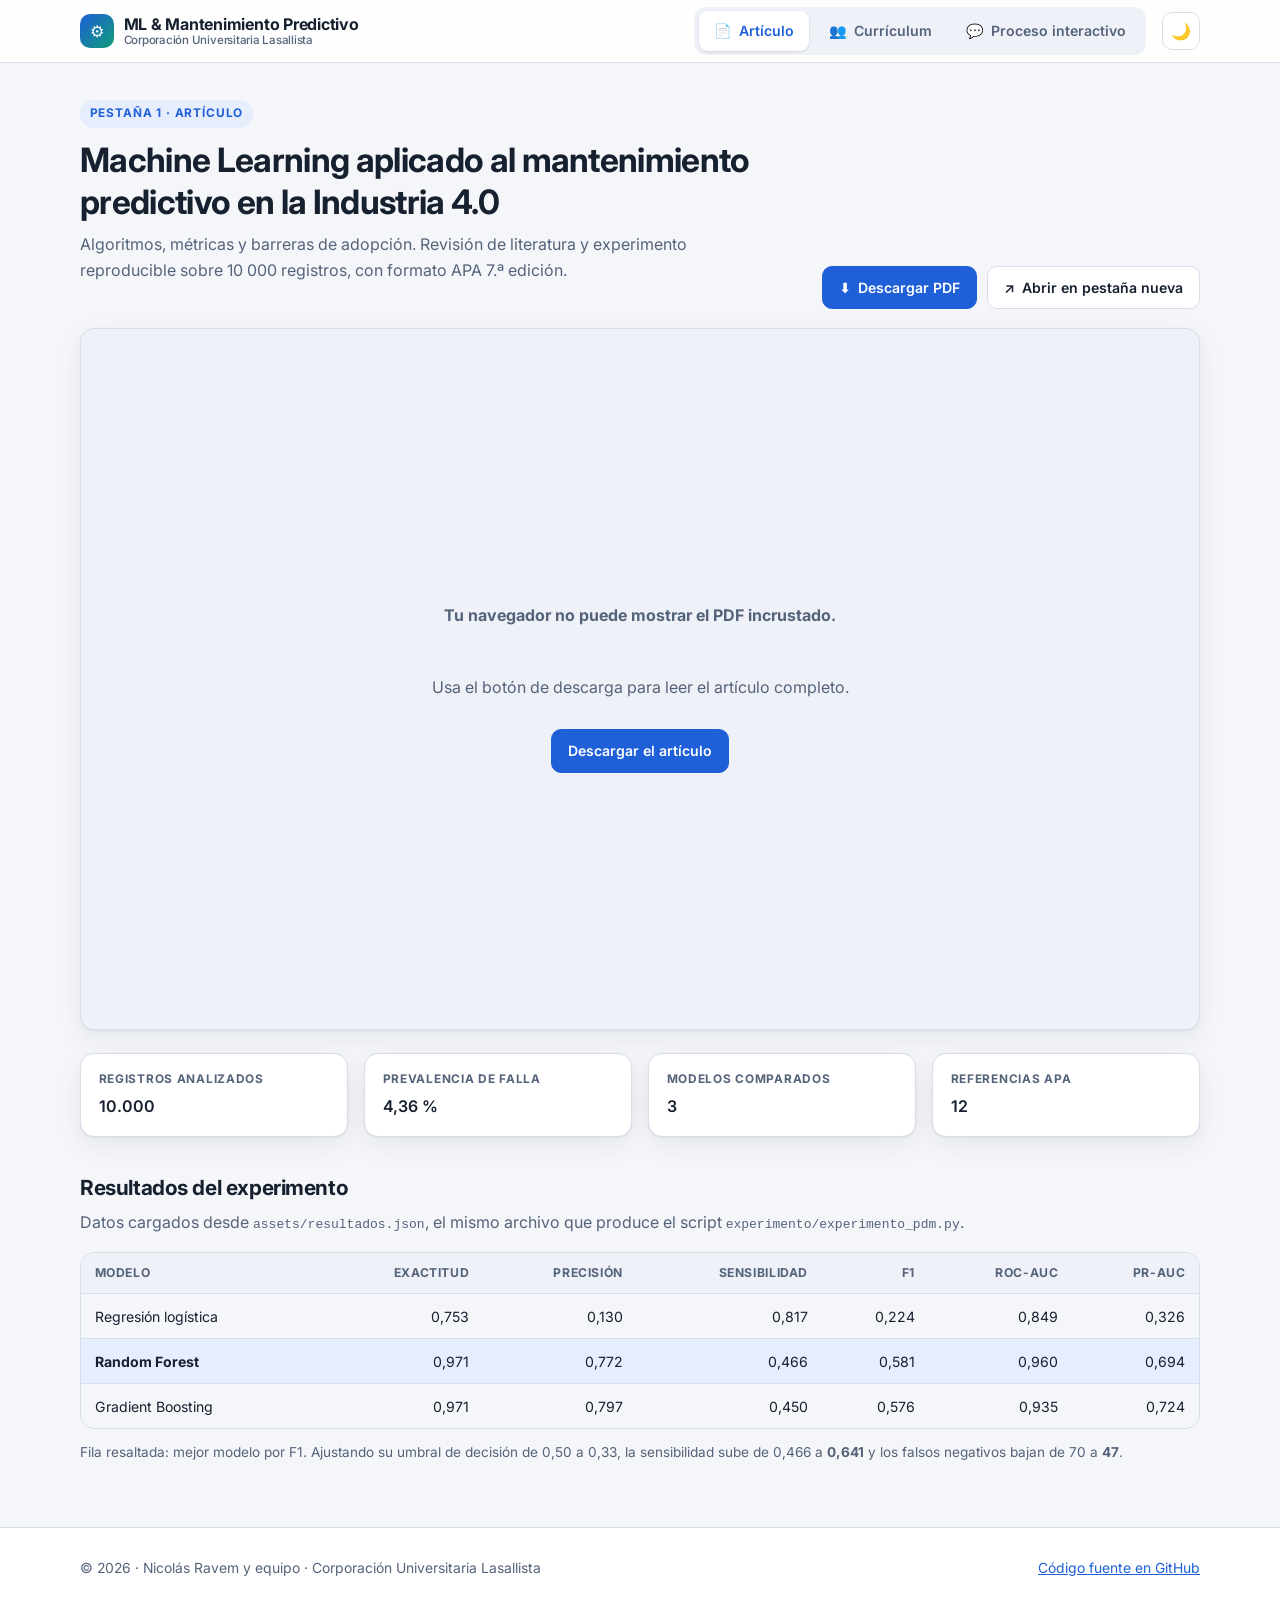
<file: index.html>
<!doctype html>
<html lang="es" data-tema="claro">
<head>
<meta charset="utf-8">
<meta name="viewport" content="width=device-width, initial-scale=1">
<title>Machine Learning para mantenimiento predictivo | Artículo, equipo y aula interactiva</title>
<meta name="description" content="Artículo académico sobre machine learning aplicado al mantenimiento predictivo en la Industria 4.0, perfil del equipo y un aula interactiva con chatbot, test y flashcards.">
<meta name="author" content="Nicolás Ravem y equipo">
<meta name="theme-color" content="#1f5fd8">
<meta property="og:title" content="Machine Learning para mantenimiento predictivo en la Industria 4.0">
<meta property="og:description" content="Artículo en PDF, currículum del equipo y aula interactiva con chatbot, test y flashcards.">
<meta property="og:type" content="website">
<link rel="icon" href="data:image/svg+xml,<svg xmlns='http://www.w3.org/2000/svg' viewBox='0 0 100 100'><rect width='100' height='100' rx='22' fill='%231f5fd8'/><text y='.9em' x='50%25' text-anchor='middle' font-size='62'>⚙</text></svg>">
<link rel="preconnect" href="https://fonts.googleapis.com">
<link rel="preconnect" href="https://fonts.gstatic.com" crossorigin>
<link href="https://fonts.googleapis.com/css2?family=Inter:wght@400;500;600;700;800&display=swap" rel="stylesheet">
<link rel="stylesheet" href="css/estilos.css">
</head>
<body>

<a class="salto-contenido" href="#contenido">Saltar al contenido</a>

<header class="cabecera">
  <div class="contenedor cabecera__fila">
    <div class="marca">
      <span class="marca__icono" aria-hidden="true">⚙</span>
      <span class="marca__texto">
        ML &amp; Mantenimiento Predictivo
        <small>Corporación Universitaria Lasallista</small>
      </span>
    </div>

    <nav aria-label="Secciones del sitio">
      <div class="pestanas" role="tablist">
        <button class="pestana" role="tab" id="tab-articulo"
                aria-controls="panel-articulo" aria-selected="true" data-panel="articulo">
          <span aria-hidden="true">📄</span> Artículo
        </button>
        <button class="pestana" role="tab" id="tab-curriculum"
                aria-controls="panel-curriculum" aria-selected="false" data-panel="curriculum" tabindex="-1">
          <span aria-hidden="true">👥</span> Currículum
        </button>
        <button class="pestana" role="tab" id="tab-interactivo"
                aria-controls="panel-interactivo" aria-selected="false" data-panel="interactivo" tabindex="-1">
          <span aria-hidden="true">💬</span> Proceso interactivo
        </button>
      </div>
    </nav>

    <button class="boton-tema" id="boton-tema" type="button"
            aria-label="Cambiar entre tema claro y oscuro">
      <span aria-hidden="true" id="icono-tema">🌙</span>
    </button>
  </div>
</header>

<main id="contenido">

  <!-- ============================ PESTAÑA 1 ============================ -->
  <section class="panel contenedor" id="panel-articulo" role="tabpanel" aria-labelledby="tab-articulo">

    <div class="articulo-cabecera">
      <div class="panel__intro">
        <span class="etiqueta">Pestaña 1 · Artículo</span>
        <h1 class="titulo-seccion">Machine Learning aplicado al mantenimiento predictivo en la Industria&nbsp;4.0</h1>
        <p class="subtitulo">Algoritmos, métricas y barreras de adopción. Revisión de literatura y experimento
        reproducible sobre 10&nbsp;000 registros, con formato APA 7.ª edición.</p>
      </div>
      <div class="acciones">
        <a class="boton boton--principal" href="assets/articulo.pdf" download="articulo-ml-mantenimiento-predictivo.pdf">
          <span aria-hidden="true">⬇</span> Descargar PDF
        </a>
        <a class="boton" href="assets/articulo.pdf" target="_blank" rel="noopener">
          <span aria-hidden="true">↗</span> Abrir en pestaña nueva
        </a>
      </div>
    </div>

    <div class="visor" id="visor-pdf">
      <iframe src="assets/articulo.pdf#view=FitH"
              title="Visor del artículo académico en PDF" loading="lazy"></iframe>
      <div class="visor__respaldo">
        <p><strong>Tu navegador no puede mostrar el PDF incrustado.</strong></p>
        <p>Usa el botón de descarga para leer el artículo completo.</p>
        <a class="boton boton--principal" href="assets/articulo.pdf" download>Descargar el artículo</a>
      </div>
    </div>

    <dl class="ficha">
      <div class="ficha__dato tarjeta"><dt>Registros analizados</dt><dd id="dato-registros">10 000</dd></div>
      <div class="ficha__dato tarjeta"><dt>Prevalencia de falla</dt><dd id="dato-prevalencia">4,36 %</dd></div>
      <div class="ficha__dato tarjeta"><dt>Modelos comparados</dt><dd id="dato-modelos">3</dd></div>
      <div class="ficha__dato tarjeta"><dt>Referencias APA</dt><dd>12</dd></div>
    </dl>

    <h2 class="titulo-seccion" style="font-size:1.3rem;margin-top:2.4rem;">Resultados del experimento</h2>
    <p class="subtitulo" style="margin-bottom:1rem;">Datos cargados desde
      <code>assets/resultados.json</code>, el mismo archivo que produce el script
      <code>experimento/experimento_pdm.py</code>.</p>

    <div class="tabla-envoltorio">
      <table class="datos">
        <caption class="visualmente-oculto">Desempeño de los tres clasificadores sobre la partición de prueba</caption>
        <thead>
          <tr>
            <th scope="col">Modelo</th><th scope="col">Exactitud</th><th scope="col">Precisión</th>
            <th scope="col">Sensibilidad</th><th scope="col">F1</th>
            <th scope="col">ROC-AUC</th><th scope="col">PR-AUC</th>
          </tr>
        </thead>
        <tbody id="tabla-resultados">
          <tr><td colspan="7">Cargando resultados…</td></tr>
        </tbody>
      </table>
    </div>
    <p class="subtitulo" style="font-size:.85rem;margin-top:.7rem;" id="nota-resultados"></p>
  </section>

  <!-- ============================ PESTAÑA 2 ============================ -->
  <section class="panel contenedor" id="panel-curriculum" role="tabpanel" aria-labelledby="tab-curriculum" hidden>

    <div class="panel__intro">
      <span class="etiqueta">Pestaña 2 · Currículum</span>
      <h2 class="titulo-seccion">Perfil profesional del equipo</h2>
      <p class="subtitulo">Formación, experiencia y competencias de quienes elaboraron el artículo y esta plataforma.</p>
    </div>

    <div class="aviso">
      <span aria-hidden="true">✏️</span>
      <div><b>Para el equipo:</b> faltan por completar los campos entre corchetes de Juan Pablo
      y Samuel (resumen, experiencia y competencias). Edita el arreglo <code>EQUIPO</code> en
      <code>js/equipo.js</code>; las tarjetas se generan automáticamente a partir de ese archivo.</div>
    </div>

    <div class="equipo" id="equipo"></div>
  </section>

  <!-- ============================ PESTAÑA 3 ============================ -->
  <section class="panel contenedor" id="panel-interactivo" role="tabpanel" aria-labelledby="tab-interactivo" hidden>

    <div class="panel__intro">
      <span class="etiqueta">Pestaña 3 · Proceso interactivo</span>
      <h2 class="titulo-seccion">Aula interactiva</h2>
      <p class="subtitulo">Tres formas de aprender el contenido del artículo: conversa con el asistente,
      pon a prueba lo aprendido con el test o repasa los conceptos clave con las tarjetas.</p>
    </div>

    <div class="modos" role="group" aria-label="Modo de aprendizaje">
      <button class="modo" type="button" data-modo="chat" aria-pressed="true">💬 Chatbot</button>
      <button class="modo" type="button" data-modo="test" aria-pressed="false">🎯 Test</button>
      <button class="modo" type="button" data-modo="tarjetas" aria-pressed="false">🗂 Flashcards</button>
    </div>

    <!-- Chatbot -->
    <div class="modo-panel" id="modo-chat">
      <div class="chat tarjeta">
        <div class="chat__mensajes" id="chat-mensajes" role="log" aria-live="polite" aria-label="Conversación con el asistente"></div>
        <div class="chat__pie">
          <div class="sugerencias" id="sugerencias" aria-label="Preguntas sugeridas"></div>
          <form class="chat__formulario" id="chat-formulario" autocomplete="off">
            <label class="visualmente-oculto" for="chat-entrada">Escribe tu pregunta</label>
            <input class="chat__entrada" id="chat-entrada" type="text"
                   placeholder="Pregunta sobre mantenimiento predictivo, métricas, algoritmos…" required>
            <button class="boton boton--principal" type="submit">Enviar</button>
          </form>
        </div>
      </div>
      <p class="subtitulo" style="font-size:.83rem;margin-top:.8rem;">
        El asistente funciona íntegramente en tu navegador: no envía datos a ningún servidor.
        Responde a partir de una base de conocimiento construida con el contenido del artículo.
      </p>
    </div>

    <!-- Test -->
    <div class="modo-panel" id="modo-test" hidden>
      <div class="test tarjeta" id="test"></div>
    </div>

    <!-- Flashcards -->
    <div class="modo-panel" id="modo-tarjetas" hidden>
      <div class="tarjetas-zona" id="tarjetas-zona"></div>
    </div>
  </section>

</main>

<footer class="pie">
  <div class="contenedor pie__fila">
    <p style="margin:0">© 2026 · Nicolás Ravem y equipo · Corporación Universitaria Lasallista</p>
    <p style="margin:0">
      <a href="https://github.com/nicolasravem-design/seguimiento-ariticulo" target="_blank" rel="noopener">Código fuente en GitHub</a>
    </p>
  </div>
</footer>

<script src="js/equipo.js"></script>
<script src="js/conocimiento.js"></script>
<script src="js/chatbot.js"></script>
<script src="js/aprendizaje.js"></script>
<script src="js/app.js"></script>
</body>
</html>
</file>
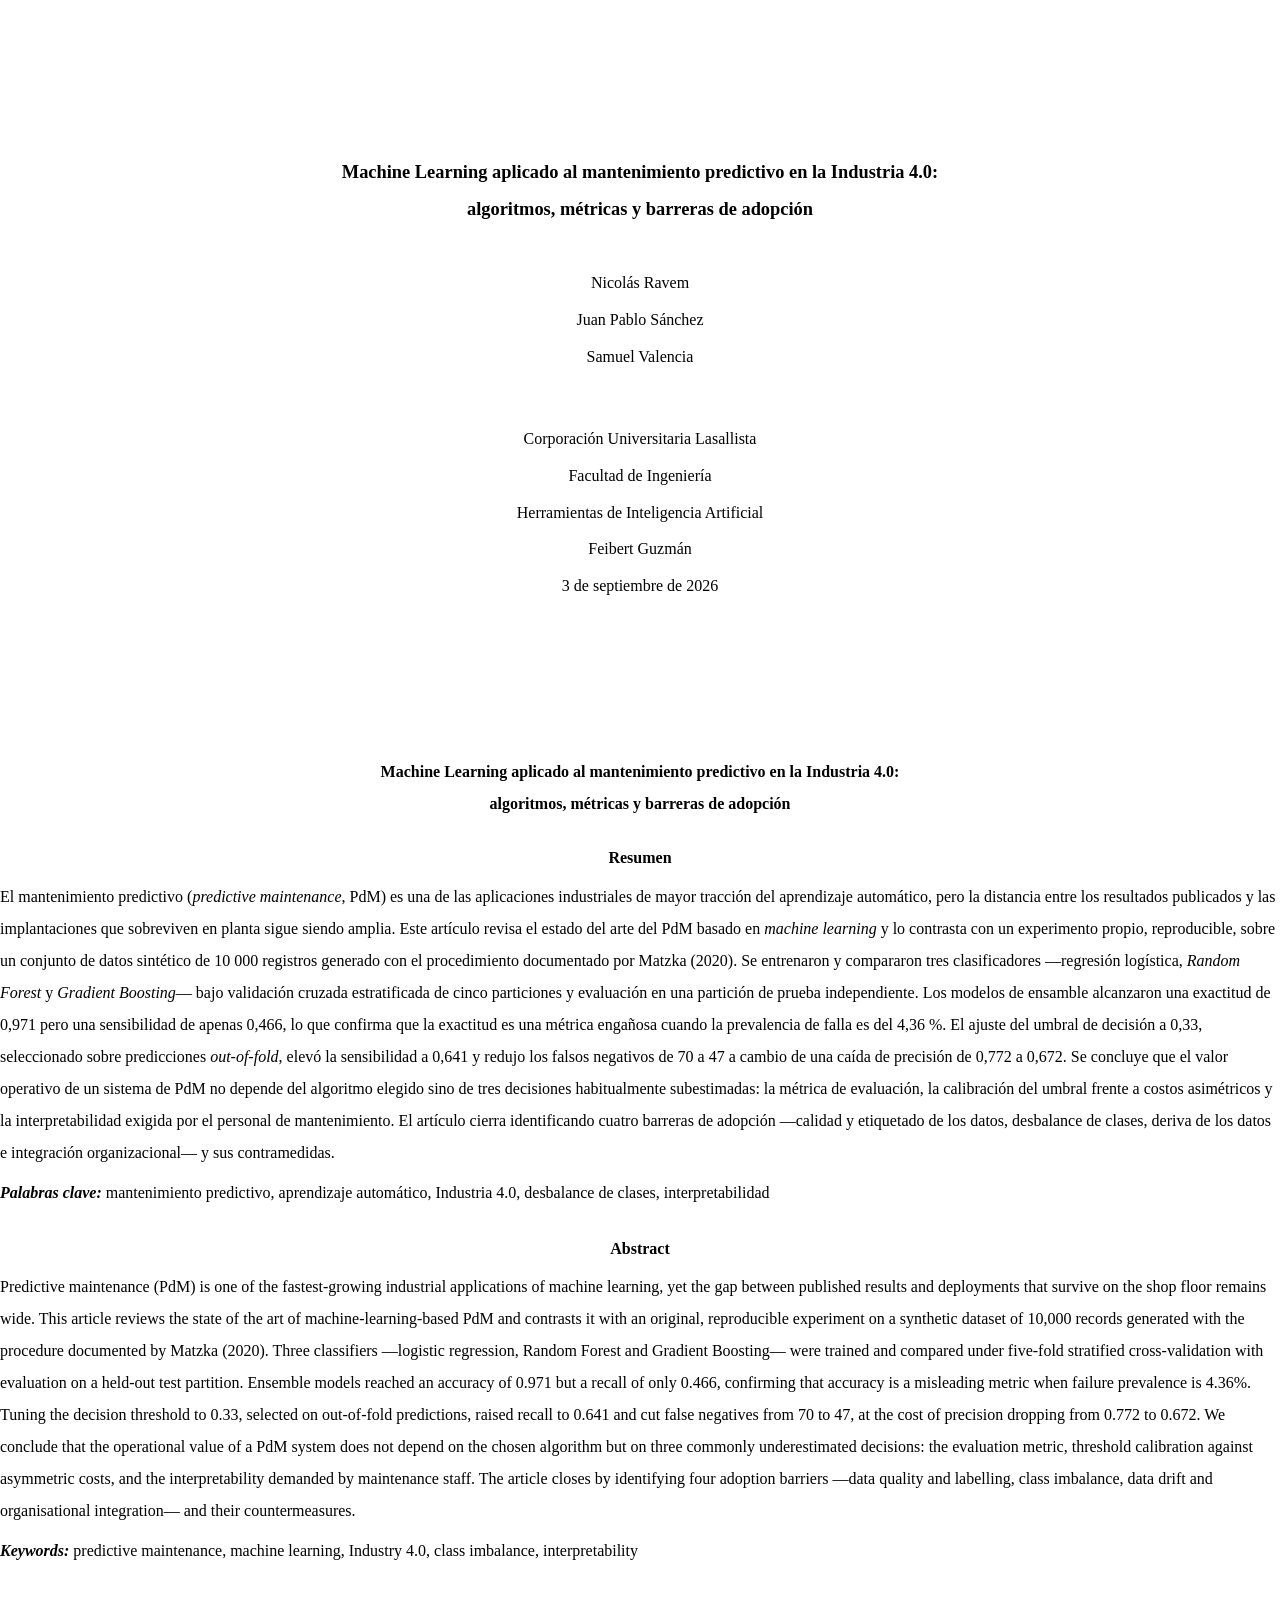
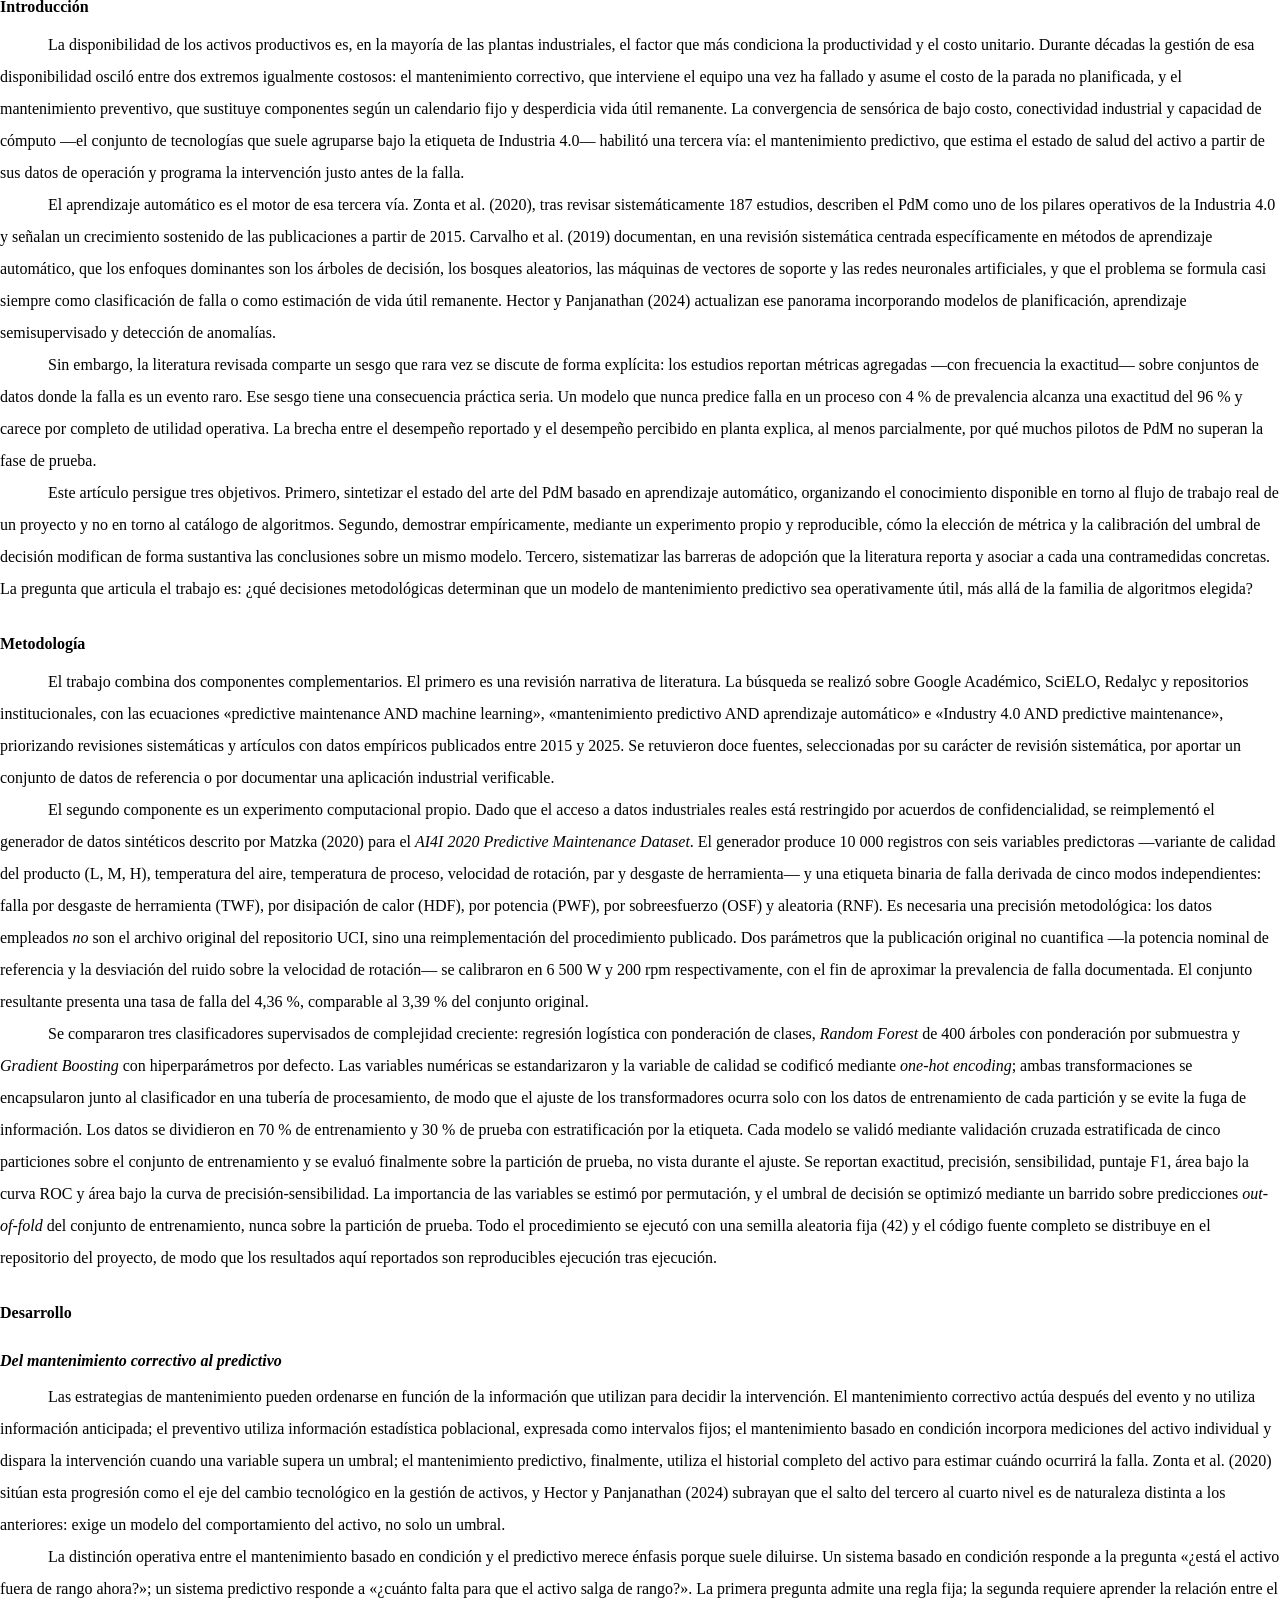
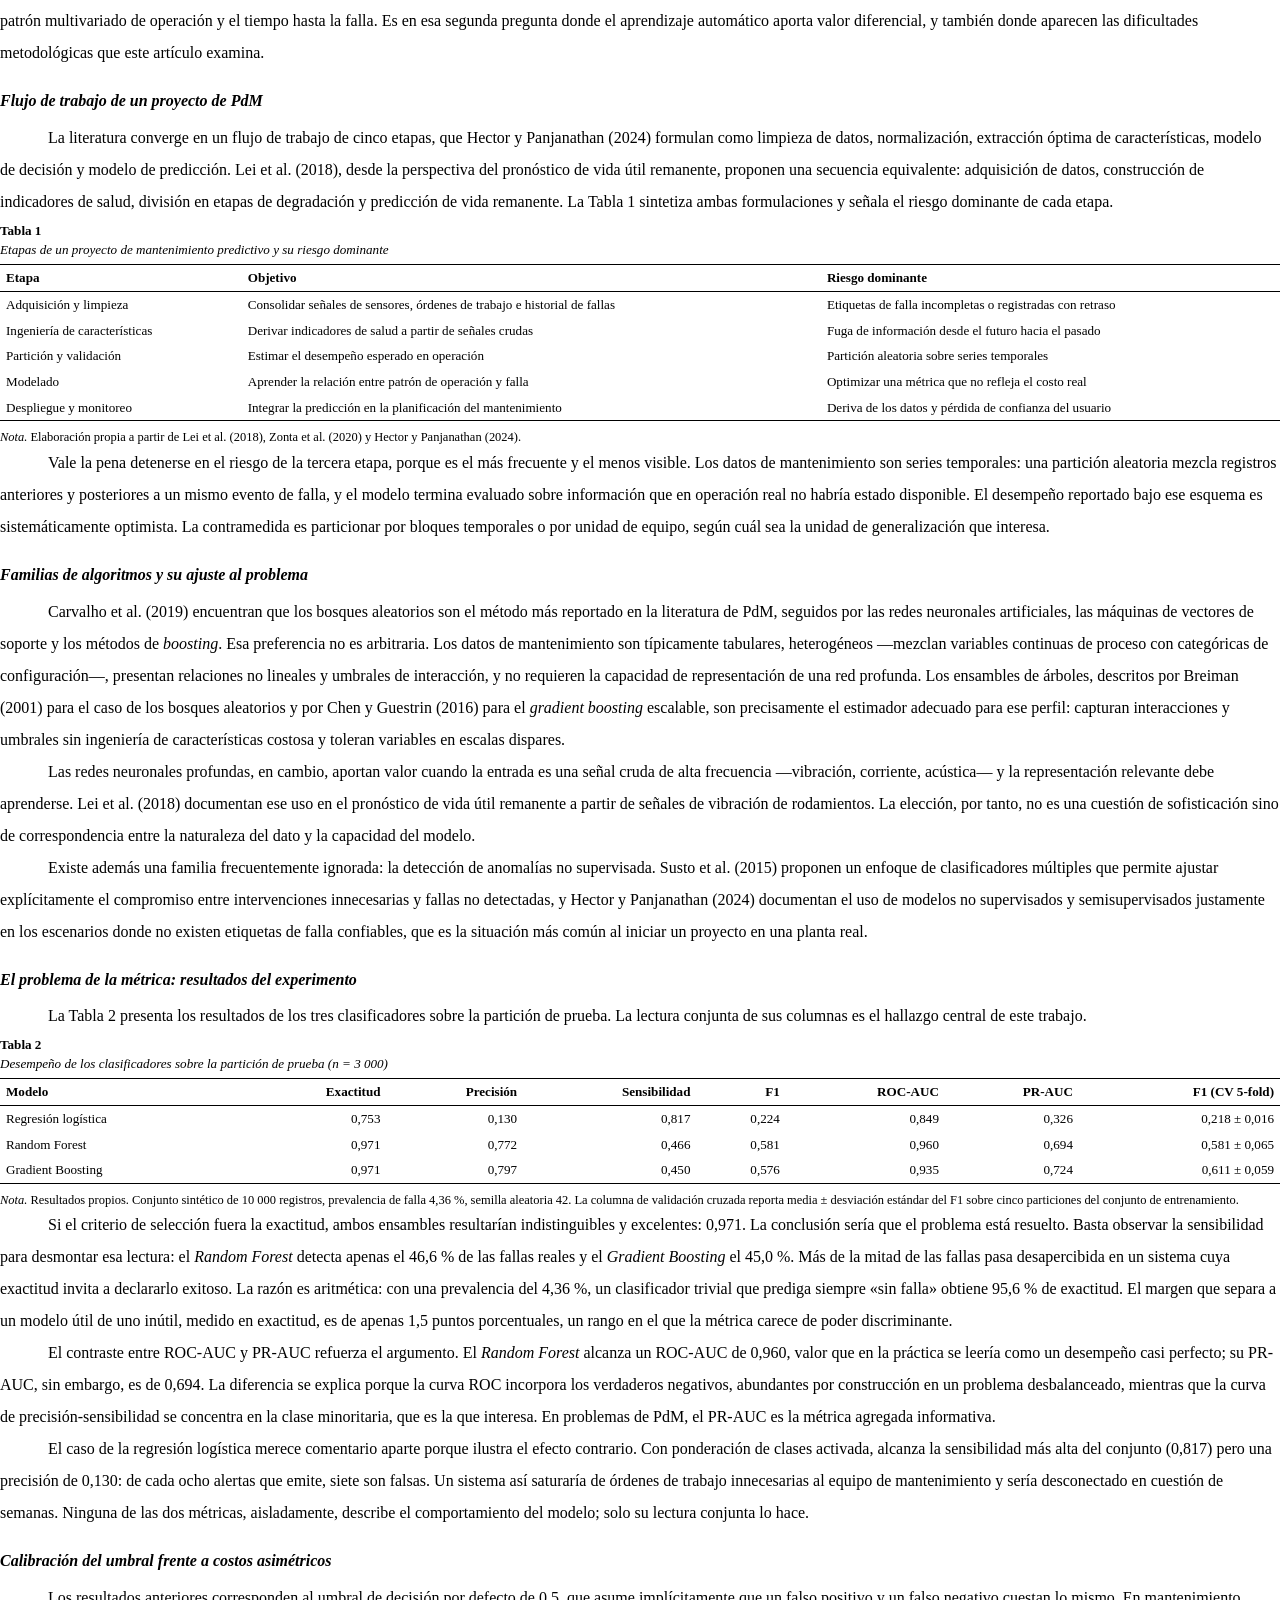
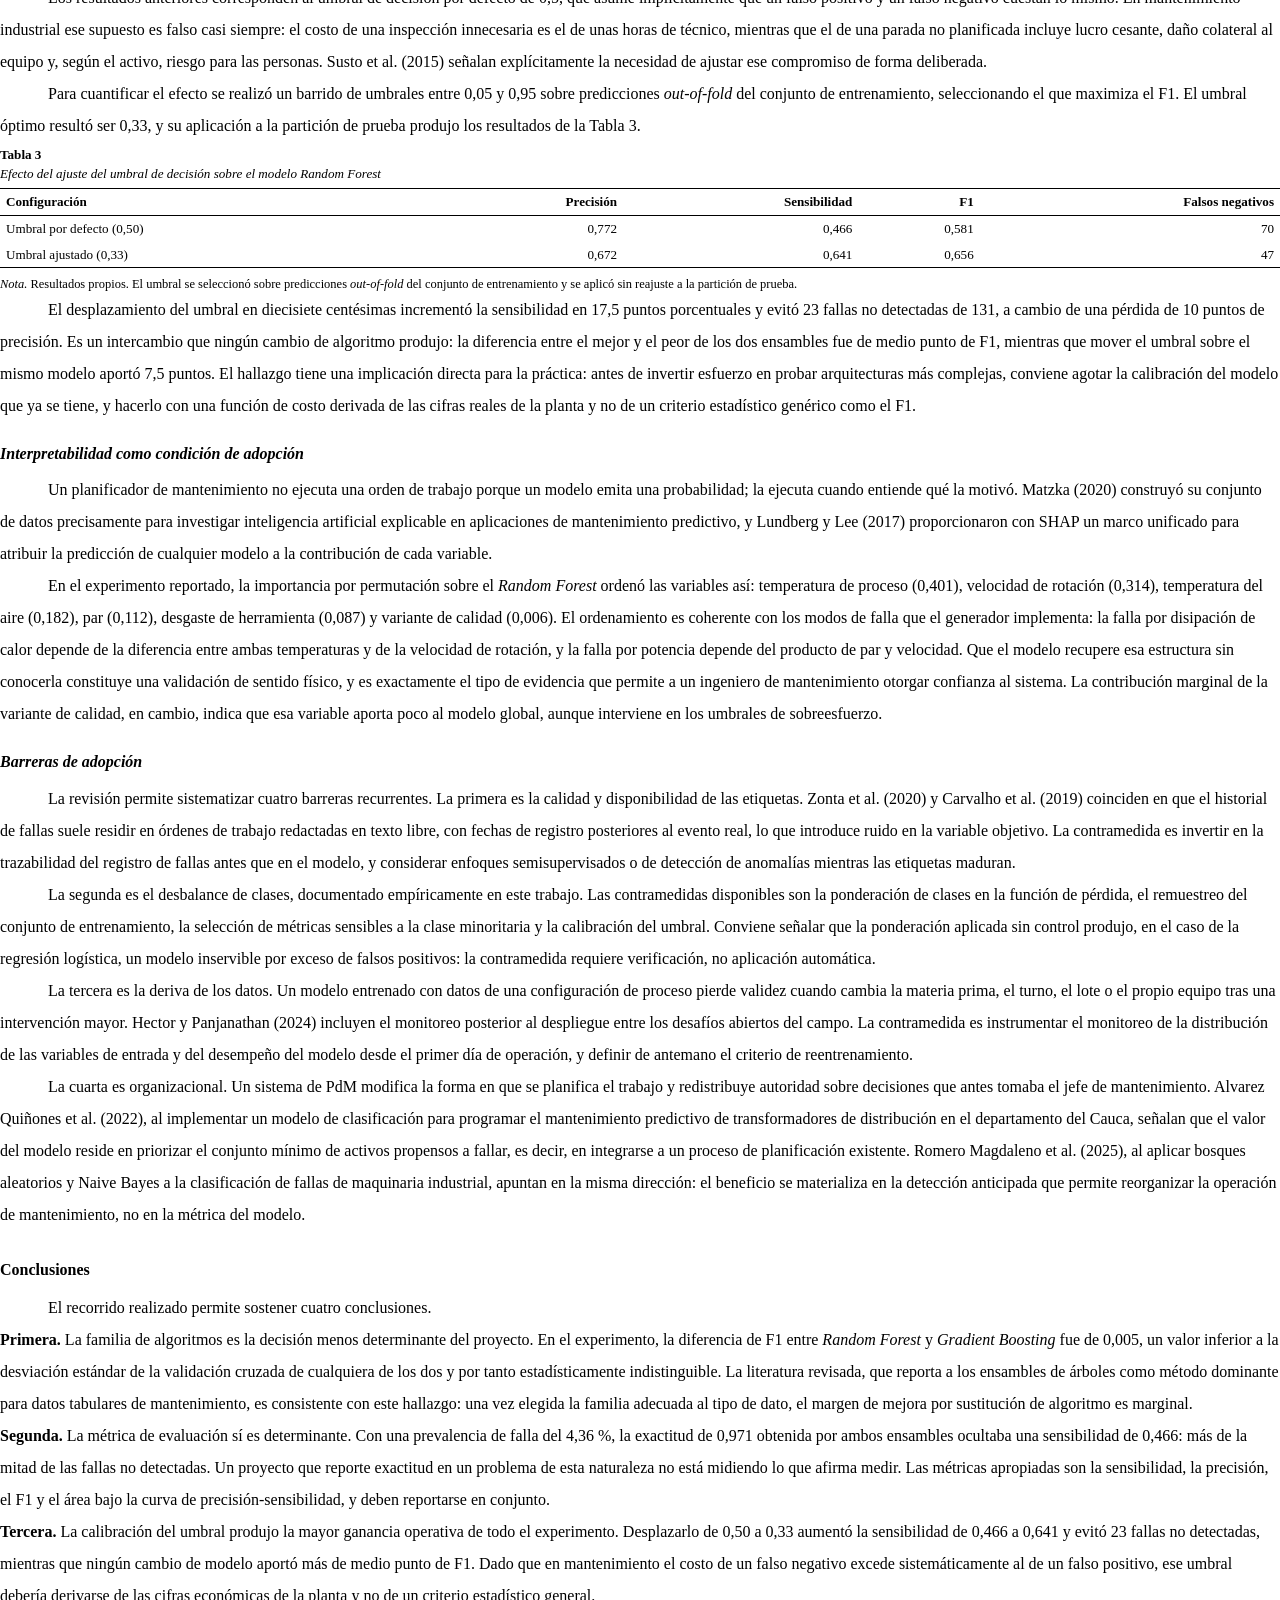
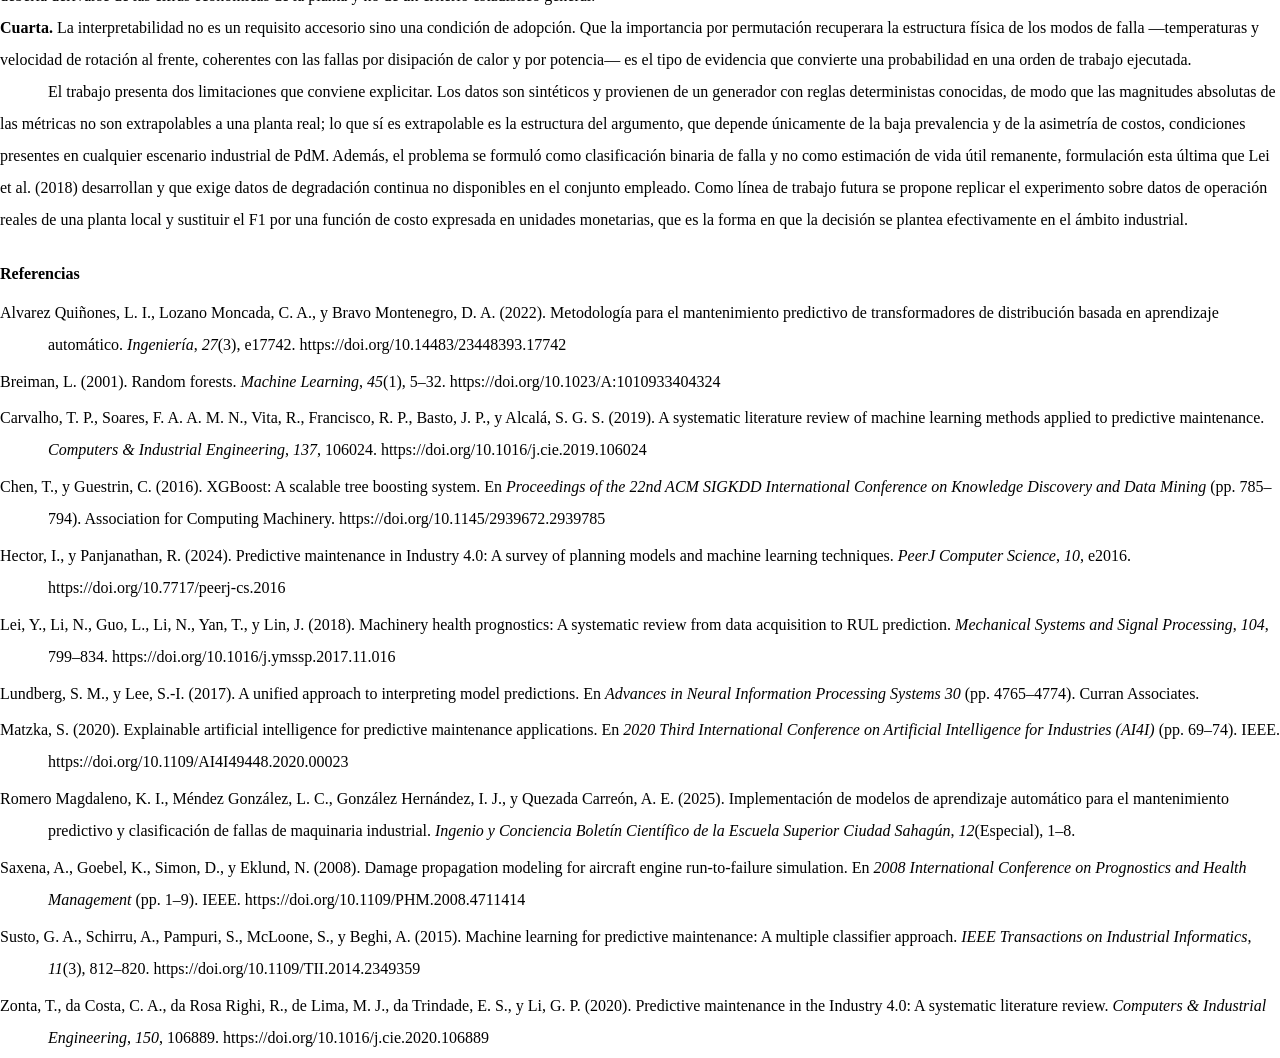
<file: articulo/articulo.html>
<!doctype html>
<html lang="es">
<head>
<meta charset="utf-8">
<title>Machine Learning aplicado al mantenimiento predictivo en la Industria 4.0</title>
<style>
  @page { size: Letter; margin: 0; }
  html { font-size: 12pt; }
  body {
    font-family: "Times New Roman", Times, Georgia, serif;
    line-height: 2;
    color: #000;
    margin: 0;
    text-align: left;
  }
  h1, h2, h3 { font-family: "Times New Roman", Times, serif; font-weight: bold; }
  h1 { font-size: 1em; text-align: center; margin: 0 0 1em; }
  h2 { font-size: 1em; margin: 1.4em 0 .4em; page-break-after: avoid; }
  h3 { font-size: 1em; font-style: italic; margin: 1em 0 .3em; page-break-after: avoid; }
  p { margin: 0; text-indent: 1.27cm; }
  p.sin-sangria, .portada p, .resumen p, figcaption, .nota, li { text-indent: 0; }
  .portada {
    text-align: center;
    height: 20cm;
    display: flex;
    flex-direction: column;
    justify-content: center;
    page-break-after: always;
  }
  .portada .titulo { font-weight: bold; font-size: 1.15em; margin-bottom: 2em; }
  .portada p { margin: .15em 0; }
  .portada .meta { margin-top: 3em; }
  .resumen { margin-bottom: 1.5em; }
  .resumen h2 { text-align: center; }
  .resumen p { text-indent: 0; }
  .clave { margin-top: .5em; }
  .clave strong { font-style: italic; font-weight: bold; }
  table {
    border-collapse: collapse;
    width: 100%;
    font-size: .82em;
    line-height: 1.35;
    margin: .3em 0 .6em;
    page-break-inside: avoid;
  }
  caption { text-align: left; margin-bottom: .4em; line-height: 1.4; }
  caption .num { font-weight: bold; display: block; }
  caption .tit { font-style: italic; display: block; }
  th, td { padding: 4px 6px; text-align: left; }
  thead th { border-top: 1px solid #000; border-bottom: 1px solid #000; }
  tbody tr:last-child td { border-bottom: 1px solid #000; }
  td.num, th.num { text-align: right; }
  figure { margin: 1em 0; page-break-inside: avoid; }
  .nota { font-size: .78em; line-height: 1.4; margin-top: .3em; }
  .referencias p {
    text-indent: -1.27cm;
    padding-left: 1.27cm;
    margin-bottom: .3em;
  }
  .flujo {
    list-style: none;
    padding: 0;
    margin: .5em 0 1em;
    font-size: .85em;
    line-height: 1.5;
  }
  .flujo li {
    border-left: 3px solid #444;
    padding: .35em .7em;
    margin-bottom: .35em;
  }
  .flujo b { display: block; }
  ol.lista, ul.lista { line-height: 1.6; margin: .4em 0 .8em 0; }
  ol.lista li, ul.lista li { margin-bottom: .35em; }
  code { font-family: "Courier New", monospace; font-size: .85em; }
</style>
</head>
<body>

<section class="portada">
  <p class="titulo">Machine Learning aplicado al mantenimiento predictivo en la Industria 4.0:<br>
  algoritmos, métricas y barreras de adopción</p>

  <p>Nicolás Ravem</p>
  <p>Juan Pablo Sánchez</p>
  <p>Samuel Valencia</p>

  <p class="meta">Corporación Universitaria Lasallista</p>
  <p>Facultad de Ingeniería</p>
  <p>Herramientas de Inteligencia Artificial</p>
  <p>Feibert Guzmán</p>
  <p>3 de septiembre de 2026</p>
</section>

<h1>Machine Learning aplicado al mantenimiento predictivo en la Industria 4.0:<br>algoritmos, métricas y barreras de adopción</h1>

<section class="resumen">
<h2>Resumen</h2>
<p>El mantenimiento predictivo (<i>predictive maintenance</i>, PdM) es una de las aplicaciones industriales de mayor tracción del aprendizaje automático, pero la distancia entre los resultados publicados y las implantaciones que sobreviven en planta sigue siendo amplia. Este artículo revisa el estado del arte del PdM basado en <i>machine learning</i> y lo contrasta con un experimento propio, reproducible, sobre un conjunto de datos sintético de 10 000 registros generado con el procedimiento documentado por Matzka (2020). Se entrenaron y compararon tres clasificadores —regresión logística, <i>Random Forest</i> y <i>Gradient Boosting</i>— bajo validación cruzada estratificada de cinco particiones y evaluación en una partición de prueba independiente. Los modelos de ensamble alcanzaron una exactitud de 0,971 pero una sensibilidad de apenas 0,466, lo que confirma que la exactitud es una métrica engañosa cuando la prevalencia de falla es del 4,36 %. El ajuste del umbral de decisión a 0,33, seleccionado sobre predicciones <i>out-of-fold</i>, elevó la sensibilidad a 0,641 y redujo los falsos negativos de 70 a 47 a cambio de una caída de precisión de 0,772 a 0,672. Se concluye que el valor operativo de un sistema de PdM no depende del algoritmo elegido sino de tres decisiones habitualmente subestimadas: la métrica de evaluación, la calibración del umbral frente a costos asimétricos y la interpretabilidad exigida por el personal de mantenimiento. El artículo cierra identificando cuatro barreras de adopción —calidad y etiquetado de los datos, desbalance de clases, deriva de los datos e integración organizacional— y sus contramedidas.</p>
<p class="clave"><strong>Palabras clave:</strong> mantenimiento predictivo, aprendizaje automático, Industria 4.0, desbalance de clases, interpretabilidad</p>
</section>

<section class="resumen">
<h2>Abstract</h2>
<p>Predictive maintenance (PdM) is one of the fastest-growing industrial applications of machine learning, yet the gap between published results and deployments that survive on the shop floor remains wide. This article reviews the state of the art of machine-learning-based PdM and contrasts it with an original, reproducible experiment on a synthetic dataset of 10,000 records generated with the procedure documented by Matzka (2020). Three classifiers —logistic regression, Random Forest and Gradient Boosting— were trained and compared under five-fold stratified cross-validation with evaluation on a held-out test partition. Ensemble models reached an accuracy of 0.971 but a recall of only 0.466, confirming that accuracy is a misleading metric when failure prevalence is 4.36%. Tuning the decision threshold to 0.33, selected on out-of-fold predictions, raised recall to 0.641 and cut false negatives from 70 to 47, at the cost of precision dropping from 0.772 to 0.672. We conclude that the operational value of a PdM system does not depend on the chosen algorithm but on three commonly underestimated decisions: the evaluation metric, threshold calibration against asymmetric costs, and the interpretability demanded by maintenance staff. The article closes by identifying four adoption barriers —data quality and labelling, class imbalance, data drift and organisational integration— and their countermeasures.</p>
<p class="clave"><strong>Keywords:</strong> predictive maintenance, machine learning, Industry 4.0, class imbalance, interpretability</p>
</section>

<h2>Introducción</h2>

<p>La disponibilidad de los activos productivos es, en la mayoría de las plantas industriales, el factor que más condiciona la productividad y el costo unitario. Durante décadas la gestión de esa disponibilidad osciló entre dos extremos igualmente costosos: el mantenimiento correctivo, que interviene el equipo una vez ha fallado y asume el costo de la parada no planificada, y el mantenimiento preventivo, que sustituye componentes según un calendario fijo y desperdicia vida útil remanente. La convergencia de sensórica de bajo costo, conectividad industrial y capacidad de cómputo —el conjunto de tecnologías que suele agruparse bajo la etiqueta de Industria 4.0— habilitó una tercera vía: el mantenimiento predictivo, que estima el estado de salud del activo a partir de sus datos de operación y programa la intervención justo antes de la falla.</p>

<p>El aprendizaje automático es el motor de esa tercera vía. Zonta et al. (2020), tras revisar sistemáticamente 187 estudios, describen el PdM como uno de los pilares operativos de la Industria 4.0 y señalan un crecimiento sostenido de las publicaciones a partir de 2015. Carvalho et al. (2019) documentan, en una revisión sistemática centrada específicamente en métodos de aprendizaje automático, que los enfoques dominantes son los árboles de decisión, los bosques aleatorios, las máquinas de vectores de soporte y las redes neuronales artificiales, y que el problema se formula casi siempre como clasificación de falla o como estimación de vida útil remanente. Hector y Panjanathan (2024) actualizan ese panorama incorporando modelos de planificación, aprendizaje semisupervisado y detección de anomalías.</p>

<p>Sin embargo, la literatura revisada comparte un sesgo que rara vez se discute de forma explícita: los estudios reportan métricas agregadas —con frecuencia la exactitud— sobre conjuntos de datos donde la falla es un evento raro. Ese sesgo tiene una consecuencia práctica seria. Un modelo que nunca predice falla en un proceso con 4 % de prevalencia alcanza una exactitud del 96 % y carece por completo de utilidad operativa. La brecha entre el desempeño reportado y el desempeño percibido en planta explica, al menos parcialmente, por qué muchos pilotos de PdM no superan la fase de prueba.</p>

<p>Este artículo persigue tres objetivos. Primero, sintetizar el estado del arte del PdM basado en aprendizaje automático, organizando el conocimiento disponible en torno al flujo de trabajo real de un proyecto y no en torno al catálogo de algoritmos. Segundo, demostrar empíricamente, mediante un experimento propio y reproducible, cómo la elección de métrica y la calibración del umbral de decisión modifican de forma sustantiva las conclusiones sobre un mismo modelo. Tercero, sistematizar las barreras de adopción que la literatura reporta y asociar a cada una contramedidas concretas. La pregunta que articula el trabajo es: ¿qué decisiones metodológicas determinan que un modelo de mantenimiento predictivo sea operativamente útil, más allá de la familia de algoritmos elegida?</p>

<h2>Metodología</h2>

<p>El trabajo combina dos componentes complementarios. El primero es una revisión narrativa de literatura. La búsqueda se realizó sobre Google Académico, SciELO, Redalyc y repositorios institucionales, con las ecuaciones «predictive maintenance AND machine learning», «mantenimiento predictivo AND aprendizaje automático» e «Industry 4.0 AND predictive maintenance», priorizando revisiones sistemáticas y artículos con datos empíricos publicados entre 2015 y 2025. Se retuvieron doce fuentes, seleccionadas por su carácter de revisión sistemática, por aportar un conjunto de datos de referencia o por documentar una aplicación industrial verificable.</p>

<p>El segundo componente es un experimento computacional propio. Dado que el acceso a datos industriales reales está restringido por acuerdos de confidencialidad, se reimplementó el generador de datos sintéticos descrito por Matzka (2020) para el <i>AI4I 2020 Predictive Maintenance Dataset</i>. El generador produce 10 000 registros con seis variables predictoras —variante de calidad del producto (L, M, H), temperatura del aire, temperatura de proceso, velocidad de rotación, par y desgaste de herramienta— y una etiqueta binaria de falla derivada de cinco modos independientes: falla por desgaste de herramienta (TWF), por disipación de calor (HDF), por potencia (PWF), por sobreesfuerzo (OSF) y aleatoria (RNF). Es necesaria una precisión metodológica: los datos empleados <i>no</i> son el archivo original del repositorio UCI, sino una reimplementación del procedimiento publicado. Dos parámetros que la publicación original no cuantifica —la potencia nominal de referencia y la desviación del ruido sobre la velocidad de rotación— se calibraron en 6 500 W y 200 rpm respectivamente, con el fin de aproximar la prevalencia de falla documentada. El conjunto resultante presenta una tasa de falla del 4,36 %, comparable al 3,39 % del conjunto original.</p>

<p>Se compararon tres clasificadores supervisados de complejidad creciente: regresión logística con ponderación de clases, <i>Random Forest</i> de 400 árboles con ponderación por submuestra y <i>Gradient Boosting</i> con hiperparámetros por defecto. Las variables numéricas se estandarizaron y la variable de calidad se codificó mediante <i>one-hot encoding</i>; ambas transformaciones se encapsularon junto al clasificador en una tubería de procesamiento, de modo que el ajuste de los transformadores ocurra solo con los datos de entrenamiento de cada partición y se evite la fuga de información. Los datos se dividieron en 70 % de entrenamiento y 30 % de prueba con estratificación por la etiqueta. Cada modelo se validó mediante validación cruzada estratificada de cinco particiones sobre el conjunto de entrenamiento y se evaluó finalmente sobre la partición de prueba, no vista durante el ajuste. Se reportan exactitud, precisión, sensibilidad, puntaje F1, área bajo la curva ROC y área bajo la curva de precisión-sensibilidad. La importancia de las variables se estimó por permutación, y el umbral de decisión se optimizó mediante un barrido sobre predicciones <i>out-of-fold</i> del conjunto de entrenamiento, nunca sobre la partición de prueba. Todo el procedimiento se ejecutó con una semilla aleatoria fija (42) y el código fuente completo se distribuye en el repositorio del proyecto, de modo que los resultados aquí reportados son reproducibles ejecución tras ejecución.</p>

<h2>Desarrollo</h2>

<h3>Del mantenimiento correctivo al predictivo</h3>

<p>Las estrategias de mantenimiento pueden ordenarse en función de la información que utilizan para decidir la intervención. El mantenimiento correctivo actúa después del evento y no utiliza información anticipada; el preventivo utiliza información estadística poblacional, expresada como intervalos fijos; el mantenimiento basado en condición incorpora mediciones del activo individual y dispara la intervención cuando una variable supera un umbral; el mantenimiento predictivo, finalmente, utiliza el historial completo del activo para estimar cuándo ocurrirá la falla. Zonta et al. (2020) sitúan esta progresión como el eje del cambio tecnológico en la gestión de activos, y Hector y Panjanathan (2024) subrayan que el salto del tercero al cuarto nivel es de naturaleza distinta a los anteriores: exige un modelo del comportamiento del activo, no solo un umbral.</p>

<p>La distinción operativa entre el mantenimiento basado en condición y el predictivo merece énfasis porque suele diluirse. Un sistema basado en condición responde a la pregunta «¿está el activo fuera de rango ahora?»; un sistema predictivo responde a «¿cuánto falta para que el activo salga de rango?». La primera pregunta admite una regla fija; la segunda requiere aprender la relación entre el patrón multivariado de operación y el tiempo hasta la falla. Es en esa segunda pregunta donde el aprendizaje automático aporta valor diferencial, y también donde aparecen las dificultades metodológicas que este artículo examina.</p>

<h3>Flujo de trabajo de un proyecto de PdM</h3>

<p>La literatura converge en un flujo de trabajo de cinco etapas, que Hector y Panjanathan (2024) formulan como limpieza de datos, normalización, extracción óptima de características, modelo de decisión y modelo de predicción. Lei et al. (2018), desde la perspectiva del pronóstico de vida útil remanente, proponen una secuencia equivalente: adquisición de datos, construcción de indicadores de salud, división en etapas de degradación y predicción de vida remanente. La Tabla 1 sintetiza ambas formulaciones y señala el riesgo dominante de cada etapa.</p>

<table>
  <caption><span class="num">Tabla 1</span><span class="tit">Etapas de un proyecto de mantenimiento predictivo y su riesgo dominante</span></caption>
  <thead>
    <tr><th>Etapa</th><th>Objetivo</th><th>Riesgo dominante</th></tr>
  </thead>
  <tbody>
    <tr><td>Adquisición y limpieza</td><td>Consolidar señales de sensores, órdenes de trabajo e historial de fallas</td><td>Etiquetas de falla incompletas o registradas con retraso</td></tr>
    <tr><td>Ingeniería de características</td><td>Derivar indicadores de salud a partir de señales crudas</td><td>Fuga de información desde el futuro hacia el pasado</td></tr>
    <tr><td>Partición y validación</td><td>Estimar el desempeño esperado en operación</td><td>Partición aleatoria sobre series temporales</td></tr>
    <tr><td>Modelado</td><td>Aprender la relación entre patrón de operación y falla</td><td>Optimizar una métrica que no refleja el costo real</td></tr>
    <tr><td>Despliegue y monitoreo</td><td>Integrar la predicción en la planificación del mantenimiento</td><td>Deriva de los datos y pérdida de confianza del usuario</td></tr>
  </tbody>
</table>
<p class="nota"><i>Nota.</i> Elaboración propia a partir de Lei et al. (2018), Zonta et al. (2020) y Hector y Panjanathan (2024).</p>

<p>Vale la pena detenerse en el riesgo de la tercera etapa, porque es el más frecuente y el menos visible. Los datos de mantenimiento son series temporales: una partición aleatoria mezcla registros anteriores y posteriores a un mismo evento de falla, y el modelo termina evaluado sobre información que en operación real no habría estado disponible. El desempeño reportado bajo ese esquema es sistemáticamente optimista. La contramedida es particionar por bloques temporales o por unidad de equipo, según cuál sea la unidad de generalización que interesa.</p>

<h3>Familias de algoritmos y su ajuste al problema</h3>

<p>Carvalho et al. (2019) encuentran que los bosques aleatorios son el método más reportado en la literatura de PdM, seguidos por las redes neuronales artificiales, las máquinas de vectores de soporte y los métodos de <i>boosting</i>. Esa preferencia no es arbitraria. Los datos de mantenimiento son típicamente tabulares, heterogéneos —mezclan variables continuas de proceso con categóricas de configuración—, presentan relaciones no lineales y umbrales de interacción, y no requieren la capacidad de representación de una red profunda. Los ensambles de árboles, descritos por Breiman (2001) para el caso de los bosques aleatorios y por Chen y Guestrin (2016) para el <i>gradient boosting</i> escalable, son precisamente el estimador adecuado para ese perfil: capturan interacciones y umbrales sin ingeniería de características costosa y toleran variables en escalas dispares.</p>

<p>Las redes neuronales profundas, en cambio, aportan valor cuando la entrada es una señal cruda de alta frecuencia —vibración, corriente, acústica— y la representación relevante debe aprenderse. Lei et al. (2018) documentan ese uso en el pronóstico de vida útil remanente a partir de señales de vibración de rodamientos. La elección, por tanto, no es una cuestión de sofisticación sino de correspondencia entre la naturaleza del dato y la capacidad del modelo.</p>

<p>Existe además una familia frecuentemente ignorada: la detección de anomalías no supervisada. Susto et al. (2015) proponen un enfoque de clasificadores múltiples que permite ajustar explícitamente el compromiso entre intervenciones innecesarias y fallas no detectadas, y Hector y Panjanathan (2024) documentan el uso de modelos no supervisados y semisupervisados justamente en los escenarios donde no existen etiquetas de falla confiables, que es la situación más común al iniciar un proyecto en una planta real.</p>

<h3>El problema de la métrica: resultados del experimento</h3>

<p>La Tabla 2 presenta los resultados de los tres clasificadores sobre la partición de prueba. La lectura conjunta de sus columnas es el hallazgo central de este trabajo.</p>

<table>
  <caption><span class="num">Tabla 2</span><span class="tit">Desempeño de los clasificadores sobre la partición de prueba (n = 3 000)</span></caption>
  <thead>
    <tr>
      <th>Modelo</th><th class="num">Exactitud</th><th class="num">Precisión</th>
      <th class="num">Sensibilidad</th><th class="num">F1</th><th class="num">ROC-AUC</th>
      <th class="num">PR-AUC</th><th class="num">F1 (CV 5-fold)</th>
    </tr>
  </thead>
  <tbody>
    <tr><td>Regresión logística</td><td class="num">0,753</td><td class="num">0,130</td><td class="num">0,817</td><td class="num">0,224</td><td class="num">0,849</td><td class="num">0,326</td><td class="num">0,218 ± 0,016</td></tr>
    <tr><td>Random Forest</td><td class="num">0,971</td><td class="num">0,772</td><td class="num">0,466</td><td class="num">0,581</td><td class="num">0,960</td><td class="num">0,694</td><td class="num">0,581 ± 0,065</td></tr>
    <tr><td>Gradient Boosting</td><td class="num">0,971</td><td class="num">0,797</td><td class="num">0,450</td><td class="num">0,576</td><td class="num">0,935</td><td class="num">0,724</td><td class="num">0,611 ± 0,059</td></tr>
  </tbody>
</table>
<p class="nota"><i>Nota.</i> Resultados propios. Conjunto sintético de 10 000 registros, prevalencia de falla 4,36 %, semilla aleatoria 42. La columna de validación cruzada reporta media ± desviación estándar del F1 sobre cinco particiones del conjunto de entrenamiento.</p>

<p>Si el criterio de selección fuera la exactitud, ambos ensambles resultarían indistinguibles y excelentes: 0,971. La conclusión sería que el problema está resuelto. Basta observar la sensibilidad para desmontar esa lectura: el <i>Random Forest</i> detecta apenas el 46,6 % de las fallas reales y el <i>Gradient Boosting</i> el 45,0 %. Más de la mitad de las fallas pasa desapercibida en un sistema cuya exactitud invita a declararlo exitoso. La razón es aritmética: con una prevalencia del 4,36 %, un clasificador trivial que prediga siempre «sin falla» obtiene 95,6 % de exactitud. El margen que separa a un modelo útil de uno inútil, medido en exactitud, es de apenas 1,5 puntos porcentuales, un rango en el que la métrica carece de poder discriminante.</p>

<p>El contraste entre ROC-AUC y PR-AUC refuerza el argumento. El <i>Random Forest</i> alcanza un ROC-AUC de 0,960, valor que en la práctica se leería como un desempeño casi perfecto; su PR-AUC, sin embargo, es de 0,694. La diferencia se explica porque la curva ROC incorpora los verdaderos negativos, abundantes por construcción en un problema desbalanceado, mientras que la curva de precisión-sensibilidad se concentra en la clase minoritaria, que es la que interesa. En problemas de PdM, el PR-AUC es la métrica agregada informativa.</p>

<p>El caso de la regresión logística merece comentario aparte porque ilustra el efecto contrario. Con ponderación de clases activada, alcanza la sensibilidad más alta del conjunto (0,817) pero una precisión de 0,130: de cada ocho alertas que emite, siete son falsas. Un sistema así saturaría de órdenes de trabajo innecesarias al equipo de mantenimiento y sería desconectado en cuestión de semanas. Ninguna de las dos métricas, aisladamente, describe el comportamiento del modelo; solo su lectura conjunta lo hace.</p>

<h3>Calibración del umbral frente a costos asimétricos</h3>

<p>Los resultados anteriores corresponden al umbral de decisión por defecto de 0,5, que asume implícitamente que un falso positivo y un falso negativo cuestan lo mismo. En mantenimiento industrial ese supuesto es falso casi siempre: el costo de una inspección innecesaria es el de unas horas de técnico, mientras que el de una parada no planificada incluye lucro cesante, daño colateral al equipo y, según el activo, riesgo para las personas. Susto et al. (2015) señalan explícitamente la necesidad de ajustar ese compromiso de forma deliberada.</p>

<p>Para cuantificar el efecto se realizó un barrido de umbrales entre 0,05 y 0,95 sobre predicciones <i>out-of-fold</i> del conjunto de entrenamiento, seleccionando el que maximiza el F1. El umbral óptimo resultó ser 0,33, y su aplicación a la partición de prueba produjo los resultados de la Tabla 3.</p>

<table>
  <caption><span class="num">Tabla 3</span><span class="tit">Efecto del ajuste del umbral de decisión sobre el modelo Random Forest</span></caption>
  <thead>
    <tr><th>Configuración</th><th class="num">Precisión</th><th class="num">Sensibilidad</th><th class="num">F1</th><th class="num">Falsos negativos</th></tr>
  </thead>
  <tbody>
    <tr><td>Umbral por defecto (0,50)</td><td class="num">0,772</td><td class="num">0,466</td><td class="num">0,581</td><td class="num">70</td></tr>
    <tr><td>Umbral ajustado (0,33)</td><td class="num">0,672</td><td class="num">0,641</td><td class="num">0,656</td><td class="num">47</td></tr>
  </tbody>
</table>
<p class="nota"><i>Nota.</i> Resultados propios. El umbral se seleccionó sobre predicciones <i>out-of-fold</i> del conjunto de entrenamiento y se aplicó sin reajuste a la partición de prueba.</p>

<p>El desplazamiento del umbral en diecisiete centésimas incrementó la sensibilidad en 17,5 puntos porcentuales y evitó 23 fallas no detectadas de 131, a cambio de una pérdida de 10 puntos de precisión. Es un intercambio que ningún cambio de algoritmo produjo: la diferencia entre el mejor y el peor de los dos ensambles fue de medio punto de F1, mientras que mover el umbral sobre el mismo modelo aportó 7,5 puntos. El hallazgo tiene una implicación directa para la práctica: antes de invertir esfuerzo en probar arquitecturas más complejas, conviene agotar la calibración del modelo que ya se tiene, y hacerlo con una función de costo derivada de las cifras reales de la planta y no de un criterio estadístico genérico como el F1.</p>

<h3>Interpretabilidad como condición de adopción</h3>

<p>Un planificador de mantenimiento no ejecuta una orden de trabajo porque un modelo emita una probabilidad; la ejecuta cuando entiende qué la motivó. Matzka (2020) construyó su conjunto de datos precisamente para investigar inteligencia artificial explicable en aplicaciones de mantenimiento predictivo, y Lundberg y Lee (2017) proporcionaron con SHAP un marco unificado para atribuir la predicción de cualquier modelo a la contribución de cada variable.</p>

<p>En el experimento reportado, la importancia por permutación sobre el <i>Random Forest</i> ordenó las variables así: temperatura de proceso (0,401), velocidad de rotación (0,314), temperatura del aire (0,182), par (0,112), desgaste de herramienta (0,087) y variante de calidad (0,006). El ordenamiento es coherente con los modos de falla que el generador implementa: la falla por disipación de calor depende de la diferencia entre ambas temperaturas y de la velocidad de rotación, y la falla por potencia depende del producto de par y velocidad. Que el modelo recupere esa estructura sin conocerla constituye una validación de sentido físico, y es exactamente el tipo de evidencia que permite a un ingeniero de mantenimiento otorgar confianza al sistema. La contribución marginal de la variante de calidad, en cambio, indica que esa variable aporta poco al modelo global, aunque interviene en los umbrales de sobreesfuerzo.</p>

<h3>Barreras de adopción</h3>

<p>La revisión permite sistematizar cuatro barreras recurrentes. La primera es la calidad y disponibilidad de las etiquetas. Zonta et al. (2020) y Carvalho et al. (2019) coinciden en que el historial de fallas suele residir en órdenes de trabajo redactadas en texto libre, con fechas de registro posteriores al evento real, lo que introduce ruido en la variable objetivo. La contramedida es invertir en la trazabilidad del registro de fallas antes que en el modelo, y considerar enfoques semisupervisados o de detección de anomalías mientras las etiquetas maduran.</p>

<p>La segunda es el desbalance de clases, documentado empíricamente en este trabajo. Las contramedidas disponibles son la ponderación de clases en la función de pérdida, el remuestreo del conjunto de entrenamiento, la selección de métricas sensibles a la clase minoritaria y la calibración del umbral. Conviene señalar que la ponderación aplicada sin control produjo, en el caso de la regresión logística, un modelo inservible por exceso de falsos positivos: la contramedida requiere verificación, no aplicación automática.</p>

<p>La tercera es la deriva de los datos. Un modelo entrenado con datos de una configuración de proceso pierde validez cuando cambia la materia prima, el turno, el lote o el propio equipo tras una intervención mayor. Hector y Panjanathan (2024) incluyen el monitoreo posterior al despliegue entre los desafíos abiertos del campo. La contramedida es instrumentar el monitoreo de la distribución de las variables de entrada y del desempeño del modelo desde el primer día de operación, y definir de antemano el criterio de reentrenamiento.</p>

<p>La cuarta es organizacional. Un sistema de PdM modifica la forma en que se planifica el trabajo y redistribuye autoridad sobre decisiones que antes tomaba el jefe de mantenimiento. Alvarez Quiñones et al. (2022), al implementar un modelo de clasificación para programar el mantenimiento predictivo de transformadores de distribución en el departamento del Cauca, señalan que el valor del modelo reside en priorizar el conjunto mínimo de activos propensos a fallar, es decir, en integrarse a un proceso de planificación existente. Romero Magdaleno et al. (2025), al aplicar bosques aleatorios y Naive Bayes a la clasificación de fallas de maquinaria industrial, apuntan en la misma dirección: el beneficio se materializa en la detección anticipada que permite reorganizar la operación de mantenimiento, no en la métrica del modelo.</p>

<h2>Conclusiones</h2>

<p>El recorrido realizado permite sostener cuatro conclusiones.</p>

<p class="sin-sangria"><b>Primera.</b> La familia de algoritmos es la decisión menos determinante del proyecto. En el experimento, la diferencia de F1 entre <i>Random Forest</i> y <i>Gradient Boosting</i> fue de 0,005, un valor inferior a la desviación estándar de la validación cruzada de cualquiera de los dos y por tanto estadísticamente indistinguible. La literatura revisada, que reporta a los ensambles de árboles como método dominante para datos tabulares de mantenimiento, es consistente con este hallazgo: una vez elegida la familia adecuada al tipo de dato, el margen de mejora por sustitución de algoritmo es marginal.</p>

<p class="sin-sangria"><b>Segunda.</b> La métrica de evaluación sí es determinante. Con una prevalencia de falla del 4,36 %, la exactitud de 0,971 obtenida por ambos ensambles ocultaba una sensibilidad de 0,466: más de la mitad de las fallas no detectadas. Un proyecto que reporte exactitud en un problema de esta naturaleza no está midiendo lo que afirma medir. Las métricas apropiadas son la sensibilidad, la precisión, el F1 y el área bajo la curva de precisión-sensibilidad, y deben reportarse en conjunto.</p>

<p class="sin-sangria"><b>Tercera.</b> La calibración del umbral produjo la mayor ganancia operativa de todo el experimento. Desplazarlo de 0,50 a 0,33 aumentó la sensibilidad de 0,466 a 0,641 y evitó 23 fallas no detectadas, mientras que ningún cambio de modelo aportó más de medio punto de F1. Dado que en mantenimiento el costo de un falso negativo excede sistemáticamente al de un falso positivo, ese umbral debería derivarse de las cifras económicas de la planta y no de un criterio estadístico general.</p>

<p class="sin-sangria"><b>Cuarta.</b> La interpretabilidad no es un requisito accesorio sino una condición de adopción. Que la importancia por permutación recuperara la estructura física de los modos de falla —temperaturas y velocidad de rotación al frente, coherentes con las fallas por disipación de calor y por potencia— es el tipo de evidencia que convierte una probabilidad en una orden de trabajo ejecutada.</p>

<p>El trabajo presenta dos limitaciones que conviene explicitar. Los datos son sintéticos y provienen de un generador con reglas deterministas conocidas, de modo que las magnitudes absolutas de las métricas no son extrapolables a una planta real; lo que sí es extrapolable es la estructura del argumento, que depende únicamente de la baja prevalencia y de la asimetría de costos, condiciones presentes en cualquier escenario industrial de PdM. Además, el problema se formuló como clasificación binaria de falla y no como estimación de vida útil remanente, formulación esta última que Lei et al. (2018) desarrollan y que exige datos de degradación continua no disponibles en el conjunto empleado. Como línea de trabajo futura se propone replicar el experimento sobre datos de operación reales de una planta local y sustituir el F1 por una función de costo expresada en unidades monetarias, que es la forma en que la decisión se plantea efectivamente en el ámbito industrial.</p>

<h2 style="page-break-before: always;">Referencias</h2>

<section class="referencias">
<p>Alvarez Quiñones, L. I., Lozano Moncada, C. A., y Bravo Montenegro, D. A. (2022). Metodología para el mantenimiento predictivo de transformadores de distribución basada en aprendizaje automático. <i>Ingeniería</i>, <i>27</i>(3), e17742. https://doi.org/10.14483/23448393.17742</p>

<p>Breiman, L. (2001). Random forests. <i>Machine Learning</i>, <i>45</i>(1), 5–32. https://doi.org/10.1023/A:1010933404324</p>

<p>Carvalho, T. P., Soares, F. A. A. M. N., Vita, R., Francisco, R. P., Basto, J. P., y Alcalá, S. G. S. (2019). A systematic literature review of machine learning methods applied to predictive maintenance. <i>Computers &amp; Industrial Engineering</i>, <i>137</i>, 106024. https://doi.org/10.1016/j.cie.2019.106024</p>

<p>Chen, T., y Guestrin, C. (2016). XGBoost: A scalable tree boosting system. En <i>Proceedings of the 22nd ACM SIGKDD International Conference on Knowledge Discovery and Data Mining</i> (pp. 785–794). Association for Computing Machinery. https://doi.org/10.1145/2939672.2939785</p>

<p>Hector, I., y Panjanathan, R. (2024). Predictive maintenance in Industry 4.0: A survey of planning models and machine learning techniques. <i>PeerJ Computer Science</i>, <i>10</i>, e2016. https://doi.org/10.7717/peerj-cs.2016</p>

<p>Lei, Y., Li, N., Guo, L., Li, N., Yan, T., y Lin, J. (2018). Machinery health prognostics: A systematic review from data acquisition to RUL prediction. <i>Mechanical Systems and Signal Processing</i>, <i>104</i>, 799–834. https://doi.org/10.1016/j.ymssp.2017.11.016</p>

<p>Lundberg, S. M., y Lee, S.-I. (2017). A unified approach to interpreting model predictions. En <i>Advances in Neural Information Processing Systems 30</i> (pp. 4765–4774). Curran Associates.</p>

<p>Matzka, S. (2020). Explainable artificial intelligence for predictive maintenance applications. En <i>2020 Third International Conference on Artificial Intelligence for Industries (AI4I)</i> (pp. 69–74). IEEE. https://doi.org/10.1109/AI4I49448.2020.00023</p>

<p>Romero Magdaleno, K. I., Méndez González, L. C., González Hernández, I. J., y Quezada Carreón, A. E. (2025). Implementación de modelos de aprendizaje automático para el mantenimiento predictivo y clasificación de fallas de maquinaria industrial. <i>Ingenio y Conciencia Boletín Científico de la Escuela Superior Ciudad Sahagún</i>, <i>12</i>(Especial), 1–8.</p>

<p>Saxena, A., Goebel, K., Simon, D., y Eklund, N. (2008). Damage propagation modeling for aircraft engine run-to-failure simulation. En <i>2008 International Conference on Prognostics and Health Management</i> (pp. 1–9). IEEE. https://doi.org/10.1109/PHM.2008.4711414</p>

<p>Susto, G. A., Schirru, A., Pampuri, S., McLoone, S., y Beghi, A. (2015). Machine learning for predictive maintenance: A multiple classifier approach. <i>IEEE Transactions on Industrial Informatics</i>, <i>11</i>(3), 812–820. https://doi.org/10.1109/TII.2014.2349359</p>

<p>Zonta, T., da Costa, C. A., da Rosa Righi, R., de Lima, M. J., da Trindade, E. S., y Li, G. P. (2020). Predictive maintenance in the Industry 4.0: A systematic literature review. <i>Computers &amp; Industrial Engineering</i>, <i>150</i>, 106889. https://doi.org/10.1016/j.cie.2020.106889</p>
</section>

</body>
</html>
</file>
<file: css/estilos.css>
/* ==========================================================================
   Mantenimiento predictivo con Machine Learning — hoja de estilos
   ========================================================================== */

:root {
  color-scheme: light;
  --fondo: #f4f6fa;
  --fondo-alt: #ffffff;
  --superficie: #ffffff;
  --superficie-2: #eef1f7;
  --borde: #d8dee9;
  --texto: #16202e;
  --texto-2: #55637a;
  --acento: #1f5fd8;
  --acento-suave: #e6edfd;
  --acento-2: #0f9d78;
  --alerta: #c2410c;
  --sombra: 0 1px 2px rgba(16, 26, 42, .06), 0 8px 24px rgba(16, 26, 42, .07);
  --radio: 14px;
  --radio-s: 9px;
  --ancho: 1120px;
  --fuente: "Inter", "Segoe UI", system-ui, -apple-system, sans-serif;
  --mono: "JetBrains Mono", "SFMono-Regular", Consolas, monospace;
}

html[data-tema="oscuro"] {
  color-scheme: dark;
  --fondo: #0d1117;
  --fondo-alt: #131a24;
  --superficie: #161e2a;
  --superficie-2: #1d2734;
  --borde: #2a3646;
  --texto: #e8edf5;
  --texto-2: #9aa8bd;
  --acento: #5b9dff;
  --acento-suave: #17273f;
  --acento-2: #34d3a6;
  --alerta: #fb923c;
  --sombra: 0 1px 2px rgba(0, 0, 0, .3), 0 10px 30px rgba(0, 0, 0, .35);
}

* { box-sizing: border-box; }

html { scroll-behavior: smooth; }

body {
  margin: 0;
  font-family: var(--fuente);
  background: var(--fondo);
  color: var(--texto);
  line-height: 1.65;
  -webkit-font-smoothing: antialiased;
}

a { color: var(--acento); }

.contenedor {
  width: min(100% - 2.5rem, var(--ancho));
  margin-inline: auto;
}

.salto-contenido {
  position: absolute;
  left: -9999px;
  top: 0;
  background: var(--acento);
  color: #fff;
  padding: .6rem 1rem;
  border-radius: 0 0 var(--radio-s) 0;
  z-index: 100;
}
.salto-contenido:focus { left: 0; }

/* ---------- Encabezado y navegación ---------- */

.cabecera {
  position: sticky;
  top: 0;
  z-index: 40;
  background: color-mix(in srgb, var(--fondo-alt) 88%, transparent);
  backdrop-filter: blur(12px);
  border-bottom: 1px solid var(--borde);
}

.cabecera__fila {
  display: flex;
  align-items: center;
  gap: 1rem;
  min-height: 62px;
  flex-wrap: wrap;
}

.marca {
  display: flex;
  align-items: center;
  gap: .6rem;
  font-weight: 700;
  letter-spacing: -.015em;
  margin-right: auto;
}

.marca__icono {
  display: grid;
  place-items: center;
  width: 34px;
  height: 34px;
  border-radius: 10px;
  background: linear-gradient(135deg, var(--acento), var(--acento-2));
  color: #fff;
  font-size: 1rem;
  flex: none;
}

.marca__texto { display: flex; flex-direction: column; line-height: 1.15; }
.marca__texto small { font-weight: 500; font-size: .72rem; color: var(--texto-2); }

.cabecera__fila nav { min-width: 0; }

.pestanas {
  display: flex;
  gap: .25rem;
  background: var(--superficie-2);
  padding: .28rem;
  border-radius: 12px;
  overflow-x: auto;
  scrollbar-width: none;
}
.pestanas::-webkit-scrollbar { display: none; }

.pestana {
  appearance: none;
  border: 0;
  background: transparent;
  color: var(--texto-2);
  font: inherit;
  font-weight: 600;
  font-size: .88rem;
  padding: .5rem .95rem;
  border-radius: 9px;
  cursor: pointer;
  white-space: nowrap;
  display: flex;
  align-items: center;
  gap: .45rem;
  transition: background .18s, color .18s;
}
.pestana:hover { color: var(--texto); }
.pestana[aria-selected="true"] {
  background: var(--superficie);
  color: var(--acento);
  box-shadow: 0 1px 3px rgba(16, 26, 42, .12);
}
.pestana:focus-visible { outline: 2px solid var(--acento); outline-offset: 2px; }

.boton-tema {
  appearance: none;
  border: 1px solid var(--borde);
  background: var(--superficie);
  color: var(--texto);
  width: 38px;
  height: 38px;
  border-radius: 10px;
  cursor: pointer;
  display: grid;
  place-items: center;
  font-size: 1rem;
  flex: none;
}
.boton-tema:hover { border-color: var(--acento); color: var(--acento); }

/* ---------- Paneles ---------- */

.panel { padding: 2.2rem 0 4rem; }
.panel[hidden] { display: none; }

.panel__intro { max-width: 68ch; margin-bottom: 1.6rem; }

h1, h2, h3 { letter-spacing: -.02em; line-height: 1.25; }

.titulo-seccion {
  font-size: clamp(1.5rem, 1.1rem + 1.4vw, 2.1rem);
  margin: 0 0 .5rem;
}

.subtitulo { color: var(--texto-2); margin: 0; }

.etiqueta {
  display: inline-flex;
  align-items: center;
  gap: .4rem;
  font-size: .74rem;
  font-weight: 700;
  text-transform: uppercase;
  letter-spacing: .07em;
  color: var(--acento);
  background: var(--acento-suave);
  padding: .25rem .6rem;
  border-radius: 999px;
  margin-bottom: .7rem;
}

.tarjeta {
  background: var(--superficie);
  border: 1px solid var(--borde);
  border-radius: var(--radio);
  box-shadow: var(--sombra);
}

/* ---------- Pestaña 1: artículo ---------- */

.articulo-cabecera {
  display: flex;
  flex-wrap: wrap;
  gap: 1rem;
  align-items: flex-end;
  justify-content: space-between;
  margin-bottom: 1.2rem;
}

.acciones { display: flex; gap: .6rem; flex-wrap: wrap; }

.boton {
  display: inline-flex;
  align-items: center;
  gap: .45rem;
  font: inherit;
  font-weight: 600;
  font-size: .88rem;
  padding: .58rem 1rem;
  border-radius: 10px;
  border: 1px solid var(--borde);
  background: var(--superficie);
  color: var(--texto);
  cursor: pointer;
  text-decoration: none;
  transition: transform .12s, border-color .18s, background .18s;
}
.boton:hover { border-color: var(--acento); color: var(--acento); }
.boton:active { transform: translateY(1px); }
.boton--principal {
  background: var(--acento);
  border-color: var(--acento);
  color: #fff;
}
.boton--principal:hover { background: color-mix(in srgb, var(--acento) 85%, #000); color: #fff; }

.visor {
  position: relative;
  height: min(78vh, 900px);
  border-radius: var(--radio);
  overflow: hidden;
  border: 1px solid var(--borde);
  background: var(--superficie-2);
  box-shadow: var(--sombra);
}
.visor iframe, .visor object { width: 100%; height: 100%; border: 0; display: block; }

.visor__respaldo {
  position: absolute;
  inset: 0;
  display: none;
  flex-direction: column;
  align-items: center;
  justify-content: center;
  gap: .8rem;
  text-align: center;
  padding: 2rem;
  color: var(--texto-2);
}
.visor--sin-soporte .visor__respaldo { display: flex; }
.visor--sin-soporte iframe { display: none; }

.ficha {
  display: grid;
  grid-template-columns: repeat(auto-fit, minmax(190px, 1fr));
  gap: 1rem;
  margin-top: 1.4rem;
}
.ficha__dato { padding: 1rem 1.1rem; }
.ficha__dato dt {
  font-size: .74rem;
  text-transform: uppercase;
  letter-spacing: .06em;
  color: var(--texto-2);
  font-weight: 700;
}
.ficha__dato dd { margin: .25rem 0 0; font-weight: 600; }

/* ---------- Pestaña 2: currículum ---------- */

.equipo {
  display: grid;
  grid-template-columns: repeat(auto-fit, minmax(290px, 1fr));
  gap: 1.2rem;
}

.perfil { padding: 1.5rem; display: flex; flex-direction: column; gap: .9rem; }

.perfil__encabezado { display: flex; gap: .9rem; align-items: center; }

.avatar {
  width: 56px;
  height: 56px;
  border-radius: 16px;
  display: grid;
  place-items: center;
  font-weight: 700;
  font-size: 1.15rem;
  color: #fff;
  background: linear-gradient(135deg, var(--acento), var(--acento-2));
  flex: none;
}

.perfil__nombre { margin: 0; font-size: 1.05rem; }
.perfil__rol { margin: 0; color: var(--acento); font-weight: 600; font-size: .85rem; }
.perfil__resumen { margin: 0; color: var(--texto-2); font-size: .92rem; }

.perfil h4 {
  margin: .2rem 0 .4rem;
  font-size: .74rem;
  text-transform: uppercase;
  letter-spacing: .06em;
  color: var(--texto-2);
}

.linea-tiempo { list-style: none; margin: 0; padding: 0 0 0 1.1rem; border-left: 2px solid var(--borde); }
.linea-tiempo li { position: relative; padding-bottom: .8rem; font-size: .9rem; }
.linea-tiempo li::before {
  content: "";
  position: absolute;
  left: -1.42rem;
  top: .55rem;
  width: 9px;
  height: 9px;
  border-radius: 50%;
  background: var(--acento);
}
.linea-tiempo b { display: block; }
.linea-tiempo span { color: var(--texto-2); font-size: .84rem; }

.chips { display: flex; flex-wrap: wrap; gap: .4rem; }
.chip {
  font-size: .78rem;
  font-weight: 600;
  padding: .25rem .6rem;
  border-radius: 999px;
  background: var(--superficie-2);
  border: 1px solid var(--borde);
  color: var(--texto-2);
}

.aviso {
  display: flex;
  gap: .7rem;
  align-items: flex-start;
  padding: .9rem 1.1rem;
  border-radius: var(--radio-s);
  background: var(--acento-suave);
  border: 1px solid color-mix(in srgb, var(--acento) 30%, transparent);
  font-size: .89rem;
  margin-bottom: 1.4rem;
}
.aviso b { color: var(--acento); }

/* ---------- Pestaña 3: proceso interactivo ---------- */

.modos {
  display: flex;
  gap: .4rem;
  margin-bottom: 1.4rem;
  flex-wrap: wrap;
}
.modo {
  appearance: none;
  font: inherit;
  font-weight: 600;
  font-size: .87rem;
  padding: .5rem .95rem;
  border-radius: 999px;
  border: 1px solid var(--borde);
  background: var(--superficie);
  color: var(--texto-2);
  cursor: pointer;
}
.modo[aria-pressed="true"] {
  background: var(--acento);
  border-color: var(--acento);
  color: #fff;
}

.modo-panel[hidden] { display: none; }

/* Chatbot */
.chat {
  display: grid;
  grid-template-rows: minmax(0, 1fr) auto;
  height: min(66vh, 620px);
  overflow: hidden;
}

/* Los hijos de una cuadrícula tienen min-width: auto por defecto; sin esta
   regla las sugerencias en fila desbordan y arrastran todo el panel. */
.chat > * { min-width: 0; }

.chat__mensajes {
  overflow-y: auto;
  overflow-x: hidden;
  min-width: 0;
  padding: 1.3rem;
  display: flex;
  flex-direction: column;
  align-items: flex-start;
  gap: .9rem;
  scroll-behavior: smooth;
}

.mensaje { display: flex; gap: .65rem; max-width: 85%; align-self: flex-start; }
.mensaje--usuario { align-self: flex-end; flex-direction: row-reverse; }

.mensaje__avatar {
  width: 30px;
  height: 30px;
  border-radius: 9px;
  display: grid;
  place-items: center;
  font-size: .82rem;
  font-weight: 700;
  flex: none;
  background: var(--superficie-2);
  color: var(--texto-2);
}
.mensaje--bot .mensaje__avatar {
  background: linear-gradient(135deg, var(--acento), var(--acento-2));
  color: #fff;
}

.mensaje__burbuja {
  background: var(--superficie-2);
  padding: .7rem .95rem;
  border-radius: 14px 14px 14px 4px;
  font-size: .93rem;
  min-width: 0;
  overflow-wrap: anywhere;
}
.mensaje--usuario .mensaje__burbuja {
  background: var(--acento);
  color: #fff;
  border-radius: 14px 14px 4px 14px;
}
.mensaje__burbuja p { margin: 0 0 .55rem; }
.mensaje__burbuja p:last-child { margin-bottom: 0; }
.mensaje__burbuja ul { margin: .3rem 0 .55rem; padding-left: 1.1rem; }
.mensaje__burbuja li { margin-bottom: .2rem; }
.mensaje__burbuja code {
  font-family: var(--mono);
  font-size: .86em;
  background: color-mix(in srgb, var(--texto) 8%, transparent);
  padding: .1em .35em;
  border-radius: 5px;
}
.mensaje__fuente {
  display: block;
  margin-top: .5rem;
  font-size: .76rem;
  color: var(--texto-2);
  border-top: 1px dashed var(--borde);
  padding-top: .4rem;
}
.mensaje--usuario .mensaje__fuente { color: rgba(255, 255, 255, .8); }

.escribiendo { display: flex; gap: .25rem; padding: .3rem 0; }
.escribiendo span {
  width: 7px;
  height: 7px;
  border-radius: 50%;
  background: var(--texto-2);
  animation: rebote 1.2s infinite ease-in-out;
}
.escribiendo span:nth-child(2) { animation-delay: .16s; }
.escribiendo span:nth-child(3) { animation-delay: .32s; }
@keyframes rebote {
  0%, 60%, 100% { transform: translateY(0); opacity: .45; }
  30% { transform: translateY(-5px); opacity: 1; }
}

.chat__pie { border-top: 1px solid var(--borde); padding: .85rem 1rem 1rem; background: var(--superficie); }

.sugerencias { display: flex; gap: .4rem; min-width: 0; overflow-x: auto; padding-bottom: .6rem; scrollbar-width: none; }
.sugerencias::-webkit-scrollbar { display: none; }
.sugerencia {
  appearance: none;
  font: inherit;
  font-size: .8rem;
  font-weight: 500;
  white-space: nowrap;
  padding: .35rem .75rem;
  border-radius: 999px;
  border: 1px solid var(--borde);
  background: var(--fondo-alt);
  color: var(--texto-2);
  cursor: pointer;
}
.sugerencia:hover { border-color: var(--acento); color: var(--acento); }

.chat__formulario { display: flex; gap: .5rem; min-width: 0; }
.chat__entrada {
  flex: 1;
  font: inherit;
  font-size: .93rem;
  min-width: 0;
  padding: .65rem .9rem;
  border-radius: 10px;
  border: 1px solid var(--borde);
  background: var(--fondo);
  color: var(--texto);
}
.chat__entrada:focus { outline: 2px solid var(--acento); outline-offset: -1px; border-color: var(--acento); }

/* Test */
.test { padding: 1.6rem; }
.barra {
  height: 7px;
  border-radius: 99px;
  background: var(--superficie-2);
  overflow: hidden;
  margin-bottom: 1.3rem;
}
.barra__relleno {
  height: 100%;
  width: 0;
  border-radius: 99px;
  background: linear-gradient(90deg, var(--acento), var(--acento-2));
  transition: width .35s ease;
}
.test__contador { font-size: .8rem; color: var(--texto-2); font-weight: 600; }
.test__pregunta { font-size: 1.12rem; font-weight: 600; margin: .5rem 0 1.1rem; }

.opciones { display: grid; gap: .55rem; margin-bottom: 1.1rem; }
.opcion {
  appearance: none;
  font: inherit;
  text-align: left;
  padding: .8rem 1rem;
  border-radius: var(--radio-s);
  border: 1px solid var(--borde);
  background: var(--fondo-alt);
  color: var(--texto);
  cursor: pointer;
  display: flex;
  gap: .7rem;
  align-items: flex-start;
  transition: border-color .15s, background .15s;
}
.opcion:hover:not(:disabled) { border-color: var(--acento); }
.opcion:disabled { cursor: default; }
.opcion__letra {
  width: 22px;
  height: 22px;
  border-radius: 6px;
  background: var(--superficie-2);
  display: grid;
  place-items: center;
  font-size: .78rem;
  font-weight: 700;
  flex: none;
  margin-top: .1rem;
}
.opcion--correcta {
  border-color: var(--acento-2);
  background: color-mix(in srgb, var(--acento-2) 12%, transparent);
}
.opcion--correcta .opcion__letra { background: var(--acento-2); color: #fff; }
.opcion--incorrecta {
  border-color: var(--alerta);
  background: color-mix(in srgb, var(--alerta) 12%, transparent);
}
.opcion--incorrecta .opcion__letra { background: var(--alerta); color: #fff; }

.retro {
  border-left: 3px solid var(--acento);
  background: var(--acento-suave);
  padding: .8rem 1rem;
  border-radius: 0 var(--radio-s) var(--radio-s) 0;
  font-size: .9rem;
  margin-bottom: 1rem;
}
.retro[hidden] { display: none; }

.resultado { text-align: center; padding: 1.5rem .5rem; }
.resultado__marca { font-size: 2.6rem; font-weight: 800; color: var(--acento); }

/* Flashcards */
.tarjetas-zona { display: flex; flex-direction: column; align-items: center; gap: 1.1rem; padding: 1.5rem 0; }
.flashcard {
  width: min(100%, 520px);
  height: 260px;
  perspective: 1200px;
  background: none;
  border: 0;
  padding: 0;
  cursor: pointer;
  font: inherit;
  color: inherit;
}
.flashcard__interior {
  display: block;
  position: relative;
  width: 100%;
  height: 100%;
  transition: transform .6s cubic-bezier(.4, .2, .2, 1);
  transform-style: preserve-3d;
}
.flashcard[aria-pressed="true"] .flashcard__interior { transform: rotateY(180deg); }
.flashcard__cara {
  position: absolute;
  inset: 0;
  backface-visibility: hidden;
  border-radius: var(--radio);
  border: 1px solid var(--borde);
  background: var(--superficie);
  box-shadow: var(--sombra);
  display: flex;
  flex-direction: column;
  align-items: center;
  justify-content: center;
  gap: .7rem;
  padding: 1.6rem;
  text-align: center;
}
.flashcard__cara--reverso {
  transform: rotateY(180deg);
  background: linear-gradient(150deg, var(--acento-suave), var(--superficie));
}
.flashcard__pista { font-size: .74rem; text-transform: uppercase; letter-spacing: .07em; color: var(--texto-2); font-weight: 700; }
.flashcard__texto { font-size: 1.05rem; font-weight: 600; margin: 0; }
.flashcard__cara--reverso .flashcard__texto { font-weight: 500; font-size: .96rem; line-height: 1.6; }

.controles-tarjetas { display: flex; gap: .6rem; align-items: center; }

/* Tabla de resultados en la web */
.tabla-envoltorio { overflow-x: auto; border-radius: var(--radio); border: 1px solid var(--borde); }
table.datos { border-collapse: collapse; width: 100%; font-size: .88rem; min-width: 560px; }
table.datos th, table.datos td { padding: .65rem .85rem; text-align: right; border-bottom: 1px solid var(--borde); }
table.datos th:first-child, table.datos td:first-child { text-align: left; }
table.datos thead th { background: var(--superficie-2); font-size: .76rem; text-transform: uppercase; letter-spacing: .05em; color: var(--texto-2); }
table.datos tbody tr:last-child td { border-bottom: 0; }
table.datos tbody tr.destacada { background: var(--acento-suave); }
table.datos tbody tr.destacada td:first-child { font-weight: 700; }

.barra-metrica {
  display: inline-block;
  height: 6px;
  border-radius: 99px;
  background: var(--acento);
  vertical-align: middle;
  margin-right: .4rem;
}

/* ---------- Pie ---------- */

.pie {
  border-top: 1px solid var(--borde);
  background: var(--fondo-alt);
  padding: 1.8rem 0;
  font-size: .87rem;
  color: var(--texto-2);
}
.pie__fila { display: flex; flex-wrap: wrap; gap: 1rem; justify-content: space-between; align-items: center; }

.visualmente-oculto {
  position: absolute;
  width: 1px; height: 1px;
  padding: 0; margin: -1px;
  overflow: hidden;
  clip: rect(0 0 0 0);
  white-space: nowrap;
  border: 0;
}

@media (max-width: 760px) {
  /* La marca y el botón de tema comparten la primera fila; las pestañas pasan
     a una segunda fila de ancho completo con desplazamiento horizontal. */
  .cabecera__fila { padding: .55rem 0; row-gap: .55rem; }
  .marca { order: 1; flex: 1 1 0; min-width: 0; }
  .boton-tema { order: 2; }
  .cabecera__fila nav { order: 3; flex: 1 0 100%; }
  .marca__texto small { display: none; }
  .marca__texto {
    display: block;
    font-size: .95rem;
    white-space: nowrap;
    overflow: hidden;
    text-overflow: ellipsis;
  }
  .visor { height: 70vh; }
  .mensaje { max-width: 94%; }
  .chat { height: min(72vh, 560px); }
  .flashcard { height: 300px; }
}

@media (prefers-reduced-motion: reduce) {
  * { animation-duration: .01ms !important; transition-duration: .01ms !important; }
  html { scroll-behavior: auto; }
}
</file>
